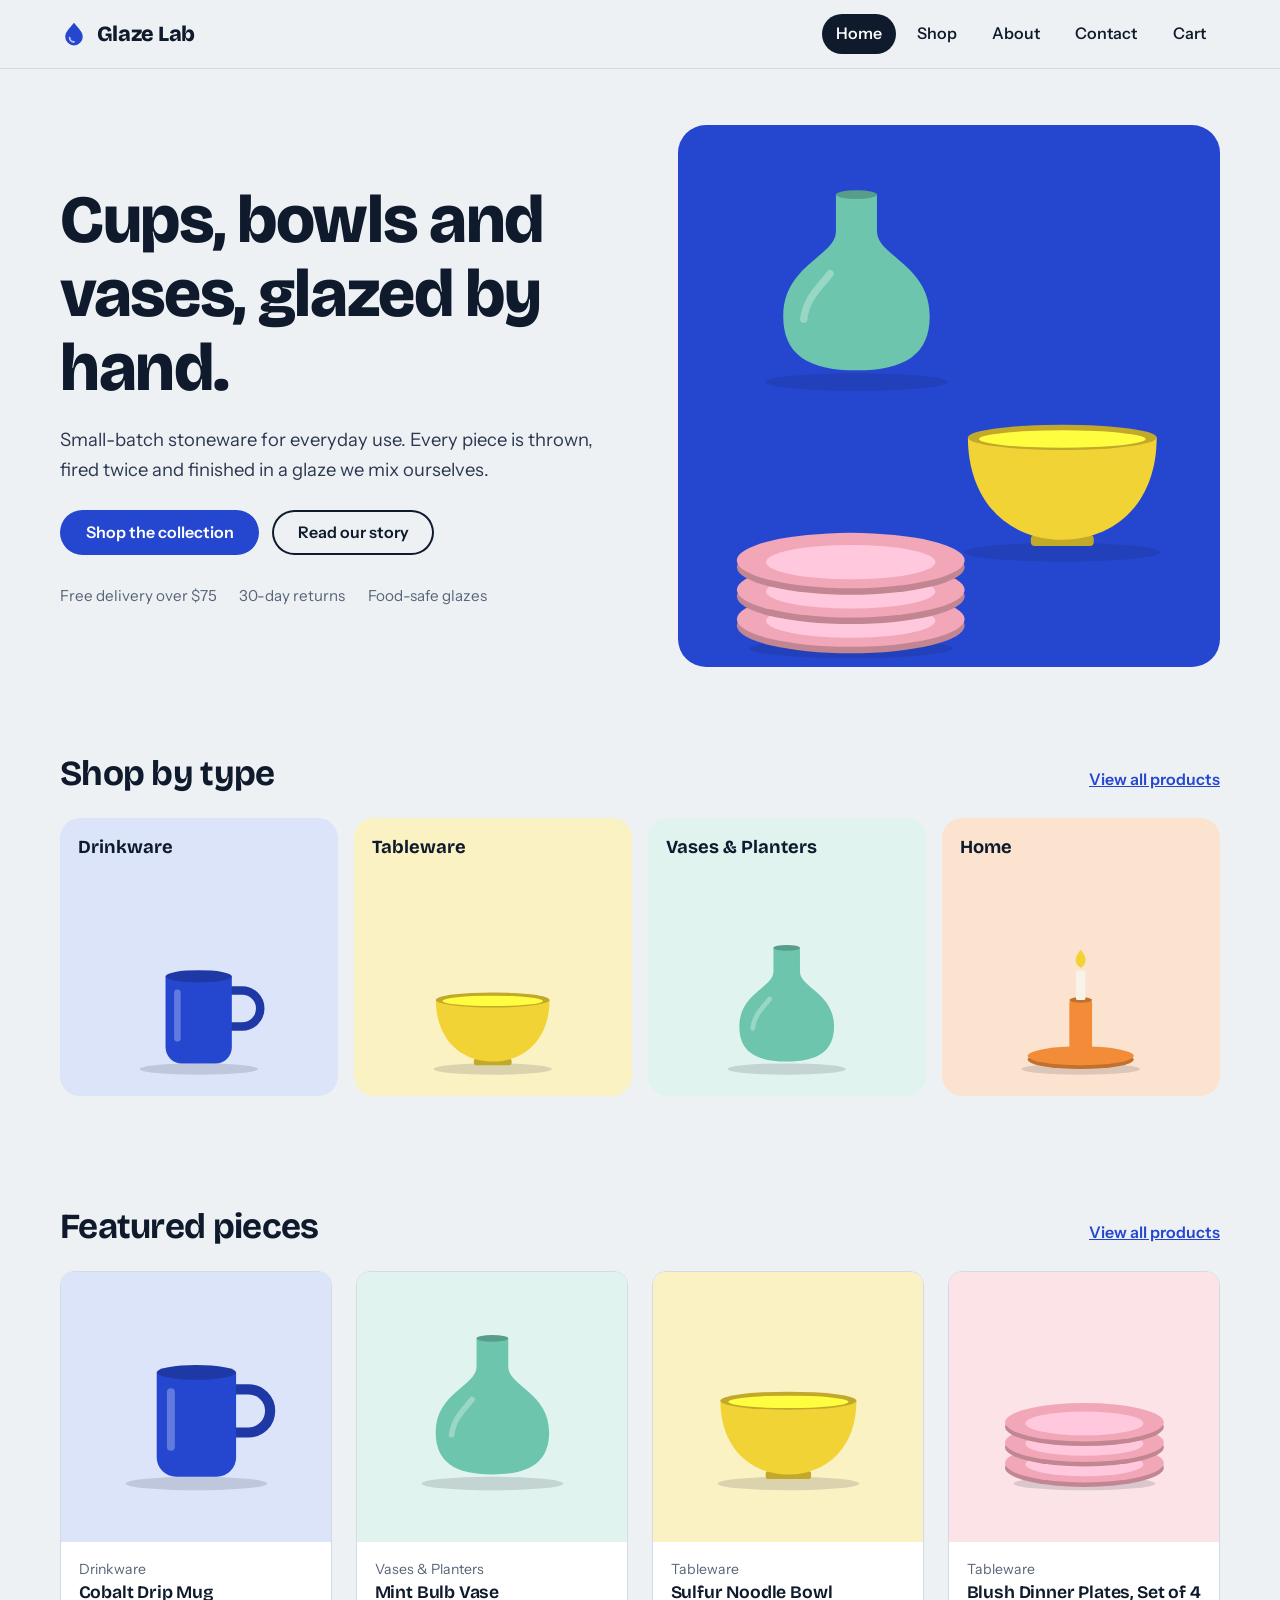
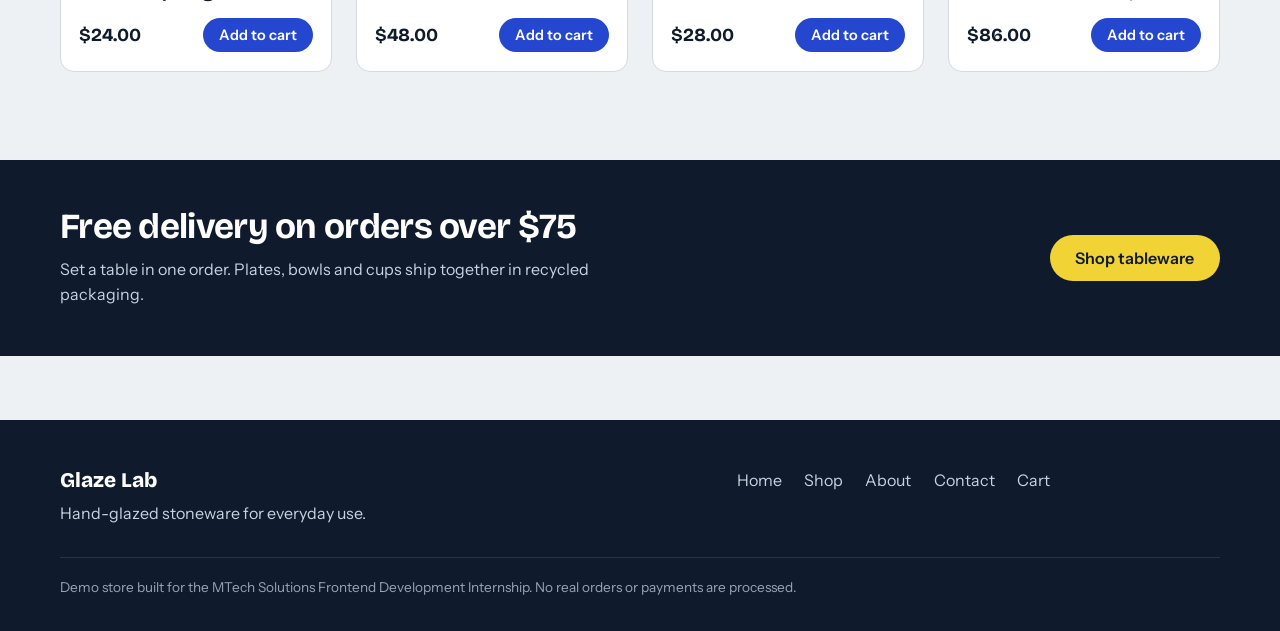
<file: index.html>
<!DOCTYPE html>
<html lang="en">
<head>
<meta charset="utf-8">
<meta name="viewport" content="width=device-width, initial-scale=1">
<title>Glaze Lab | Hand-glazed stoneware</title>
<meta name="description" content="Small-batch mugs, bowls, plates and vases, glazed by hand.">
<link rel="icon" href="data:image/svg+xml,%3Csvg xmlns='http://www.w3.org/2000/svg' viewBox='0 0 32 32'%3E%3Cpath d='M16 3c6 7 10 11 10 16a10 10 0 0 1-20 0c0-5 4-9 10-16z' fill='%232547D0'/%3E%3C/svg%3E">
<link rel="preconnect" href="https://fonts.googleapis.com">
<link rel="preconnect" href="https://fonts.gstatic.com" crossorigin>
<link href="https://fonts.googleapis.com/css2?family=Bricolage+Grotesque:opsz,wght@12..96,600;12..96,700;12..96,800&family=Instrument+Sans:wght@400;500;600;700&display=swap" rel="stylesheet">
<link rel="stylesheet" href="css/styles.css">
</head>
<body>
<a class="skip" href="#main">Skip to content</a>
<div id="site-header"></div>
<main id="main">

<section class="hero wrap">
  <div class="hero-copy">
    <h1>Cups, bowls and vases, glazed by hand.</h1>
    <p class="lead">Small-batch stoneware for everyday use. Every piece is thrown, fired twice and finished in a glaze we mix ourselves.</p>
    <div class="actions"><a class="btn" href="shop.html">Shop the collection</a><a class="btn btn-ghost" href="about.html">Read our story</a></div>
    <ul class="perks"><li>Free delivery over $75</li><li>30-day returns</li><li>Food-safe glazes</li></ul>
  </div>
  <div class="hero-art" id="hero-art" role="img" aria-label="A mint vase, a yellow bowl and a stack of pink plates on a blue background"></div>
</section>
<section class="section wrap"><div class="section-head"><h2>Shop by type</h2><a href="shop.html">View all products</a></div><div class="cat-grid" id="category-grid"></div></section>
<section class="section wrap"><div class="section-head"><h2>Featured pieces</h2><a href="shop.html">View all products</a></div><div class="grid" id="featured-grid"></div></section>
<section class="promo"><div class="wrap promo-inner">
  <div><h2>Free delivery on orders over $75</h2><p>Set a table in one order. Plates, bowls and cups ship together in recycled packaging.</p></div>
  <a class="btn btn-light" href="shop.html?category=Tableware">Shop tableware</a></div></section>

</main>
<div id="site-footer"></div>
<script src="js/data.js"></script>
<script src="js/cart.js"></script>
<script src="js/components.js"></script>
<script src="js/home.js"></script>
</body>
</html>
</file>
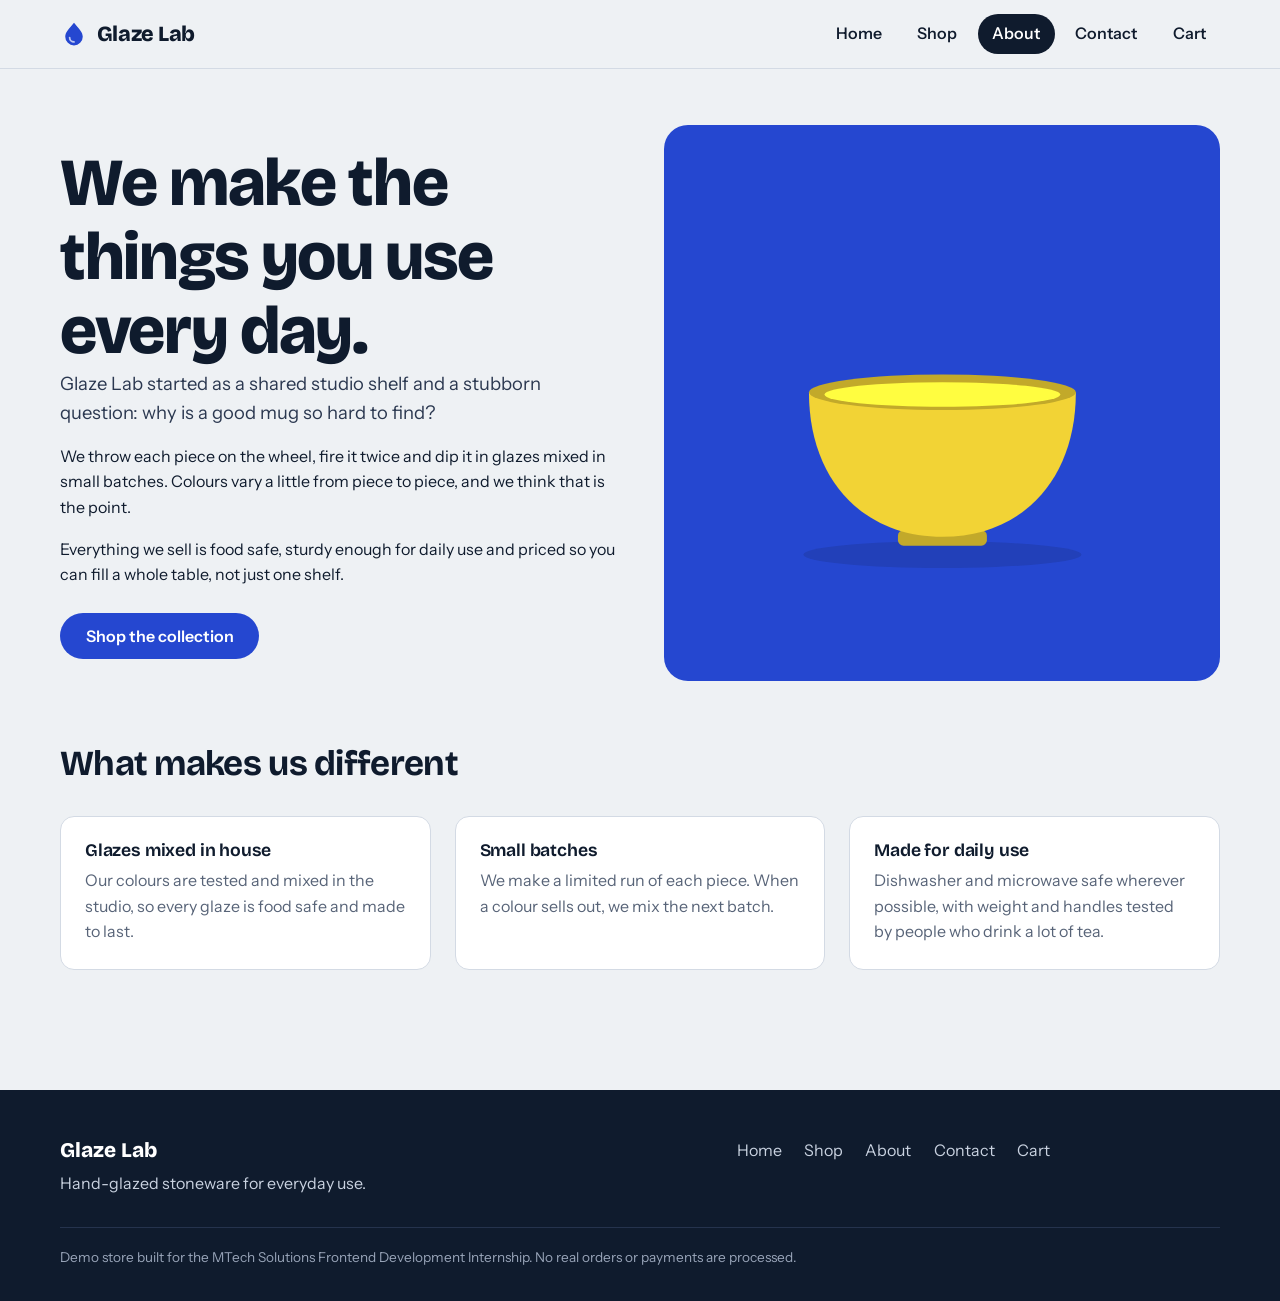
<file: about.html>
<!DOCTYPE html>
<html lang="en">
<head>
<meta charset="utf-8">
<meta name="viewport" content="width=device-width, initial-scale=1">
<title>About | Glaze Lab</title>
<meta name="description" content="The story behind Glaze Lab and how we make our stoneware.">
<link rel="icon" href="data:image/svg+xml,%3Csvg xmlns='http://www.w3.org/2000/svg' viewBox='0 0 32 32'%3E%3Cpath d='M16 3c6 7 10 11 10 16a10 10 0 0 1-20 0c0-5 4-9 10-16z' fill='%232547D0'/%3E%3C/svg%3E">
<link rel="preconnect" href="https://fonts.googleapis.com">
<link rel="preconnect" href="https://fonts.gstatic.com" crossorigin>
<link href="https://fonts.googleapis.com/css2?family=Bricolage+Grotesque:opsz,wght@12..96,600;12..96,700;12..96,800&family=Instrument+Sans:wght@400;500;600;700&display=swap" rel="stylesheet">
<link rel="stylesheet" href="css/styles.css">
</head>
<body>
<a class="skip" href="#main">Skip to content</a>
<div id="site-header"></div>
<main id="main">

<div class="wrap section">
  <div class="story">
    <div><h1>We make the things you use every day.</h1>
      <p class="lead">Glaze Lab started as a shared studio shelf and a stubborn question: why is a good mug so hard to find?</p>
      <p>We throw each piece on the wheel, fire it twice and dip it in glazes mixed in small batches. Colours vary a little from piece to piece, and we think that is the point.</p>
      <p>Everything we sell is food safe, sturdy enough for daily use and priced so you can fill a whole table, not just one shelf.</p>
      <div class="actions"><a class="btn" href="shop.html">Shop the collection</a></div></div>
    <div class="story-art" role="img" aria-label="Illustration of a cobalt mug"><div id="about-art" style="width:100%"></div></div>
  </div>
  <h2 style="margin-top:4rem">What makes us different</h2>
  <div class="about-grid">
    <article><h3>Glazes mixed in house</h3><p>Our colours are tested and mixed in the studio, so every glaze is food safe and made to last.</p></article>
    <article><h3>Small batches</h3><p>We make a limited run of each piece. When a colour sells out, we mix the next batch.</p></article>
    <article><h3>Made for daily use</h3><p>Dishwasher and microwave safe wherever possible, with weight and handles tested by people who drink a lot of tea.</p></article>
  </div>
</div>

</main>
<div id="site-footer"></div>
<script src="js/data.js"></script>
<script src="js/cart.js"></script>
<script src="js/components.js"></script>
<script src="js/about.js"></script>
</body>
</html>
</file>
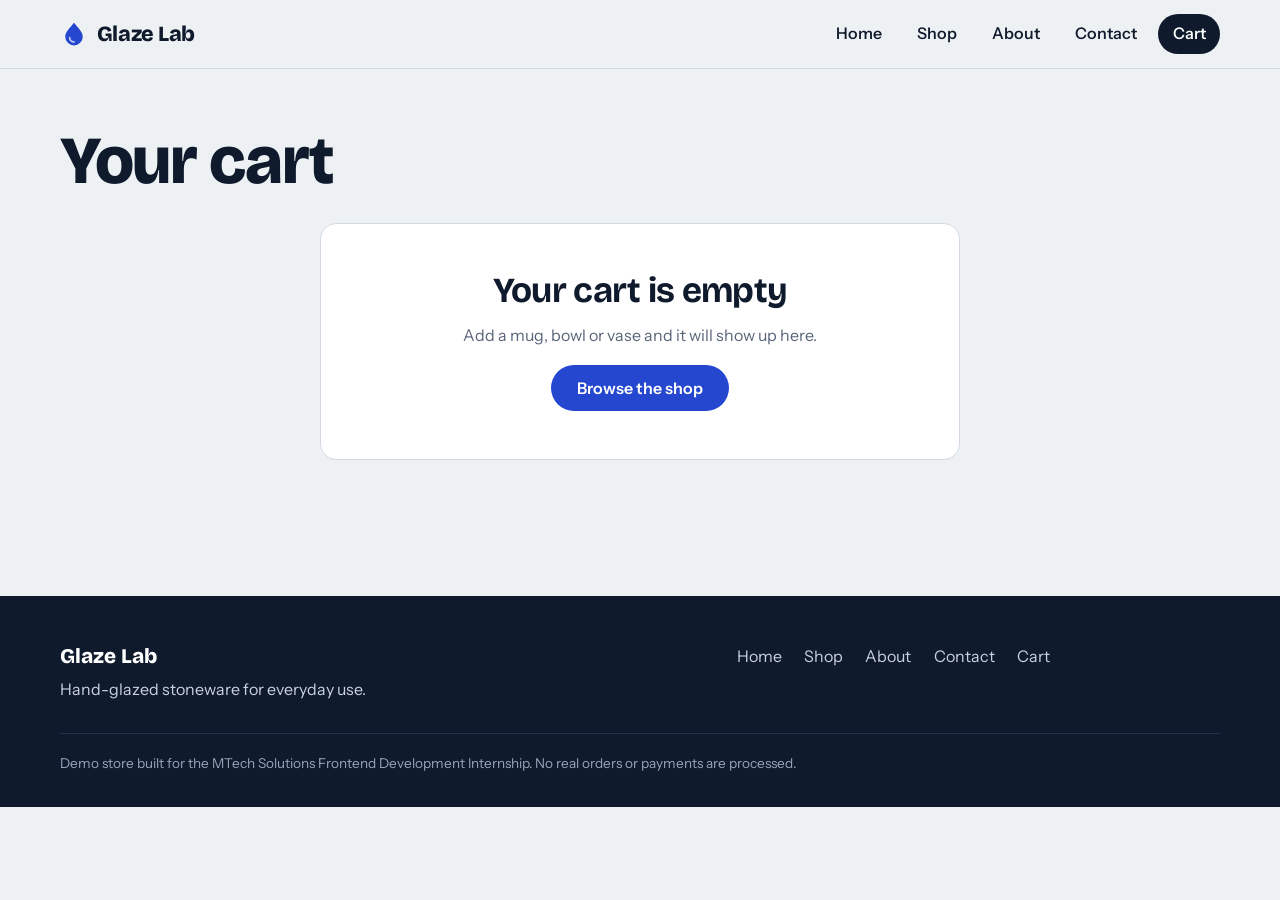
<file: cart.html>
<!DOCTYPE html>
<html lang="en">
<head>
<meta charset="utf-8">
<meta name="viewport" content="width=device-width, initial-scale=1">
<title>Cart | Glaze Lab</title>
<meta name="description" content="Review the items in your Glaze Lab cart.">
<link rel="icon" href="data:image/svg+xml,%3Csvg xmlns='http://www.w3.org/2000/svg' viewBox='0 0 32 32'%3E%3Cpath d='M16 3c6 7 10 11 10 16a10 10 0 0 1-20 0c0-5 4-9 10-16z' fill='%232547D0'/%3E%3C/svg%3E">
<link rel="preconnect" href="https://fonts.googleapis.com">
<link rel="preconnect" href="https://fonts.gstatic.com" crossorigin>
<link href="https://fonts.googleapis.com/css2?family=Bricolage+Grotesque:opsz,wght@12..96,600;12..96,700;12..96,800&family=Instrument+Sans:wght@400;500;600;700&display=swap" rel="stylesheet">
<link rel="stylesheet" href="css/styles.css">
</head>
<body>
<a class="skip" href="#main">Skip to content</a>
<div id="site-header"></div>
<main id="main">
<div class="wrap section"><h1 style="margin-bottom:1.5rem">Your cart</h1><div id="cart-root"></div></div>
</main>
<div id="site-footer"></div>
<script src="js/data.js"></script>
<script src="js/cart.js"></script>
<script src="js/components.js"></script>
<script src="js/cart-page.js"></script>
</body>
</html>
</file>
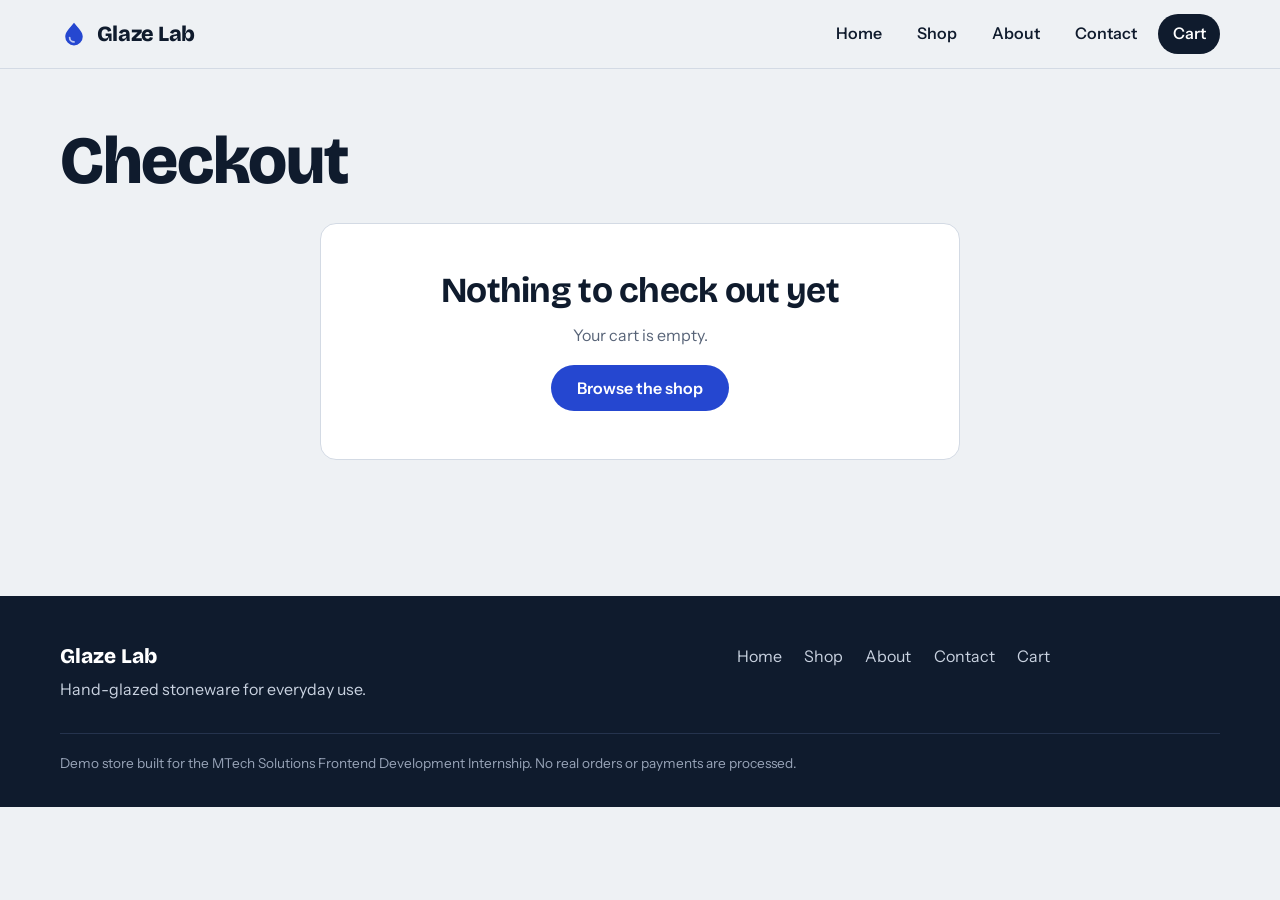
<file: checkout.html>
<!DOCTYPE html>
<html lang="en">
<head>
<meta charset="utf-8">
<meta name="viewport" content="width=device-width, initial-scale=1">
<title>Checkout | Glaze Lab</title>
<meta name="description" content="Enter your details to place a demo order.">
<link rel="icon" href="data:image/svg+xml,%3Csvg xmlns='http://www.w3.org/2000/svg' viewBox='0 0 32 32'%3E%3Cpath d='M16 3c6 7 10 11 10 16a10 10 0 0 1-20 0c0-5 4-9 10-16z' fill='%232547D0'/%3E%3C/svg%3E">
<link rel="preconnect" href="https://fonts.googleapis.com">
<link rel="preconnect" href="https://fonts.gstatic.com" crossorigin>
<link href="https://fonts.googleapis.com/css2?family=Bricolage+Grotesque:opsz,wght@12..96,600;12..96,700;12..96,800&family=Instrument+Sans:wght@400;500;600;700&display=swap" rel="stylesheet">
<link rel="stylesheet" href="css/styles.css">
</head>
<body>
<a class="skip" href="#main">Skip to content</a>
<div id="site-header"></div>
<main id="main">
<div class="wrap section"><h1 style="margin-bottom:1.5rem">Checkout</h1><div id="checkout-root"></div></div>
</main>
<div id="site-footer"></div>
<script src="js/data.js"></script>
<script src="js/cart.js"></script>
<script src="js/components.js"></script>
<script src="js/checkout-page.js"></script>
</body>
</html>
</file>
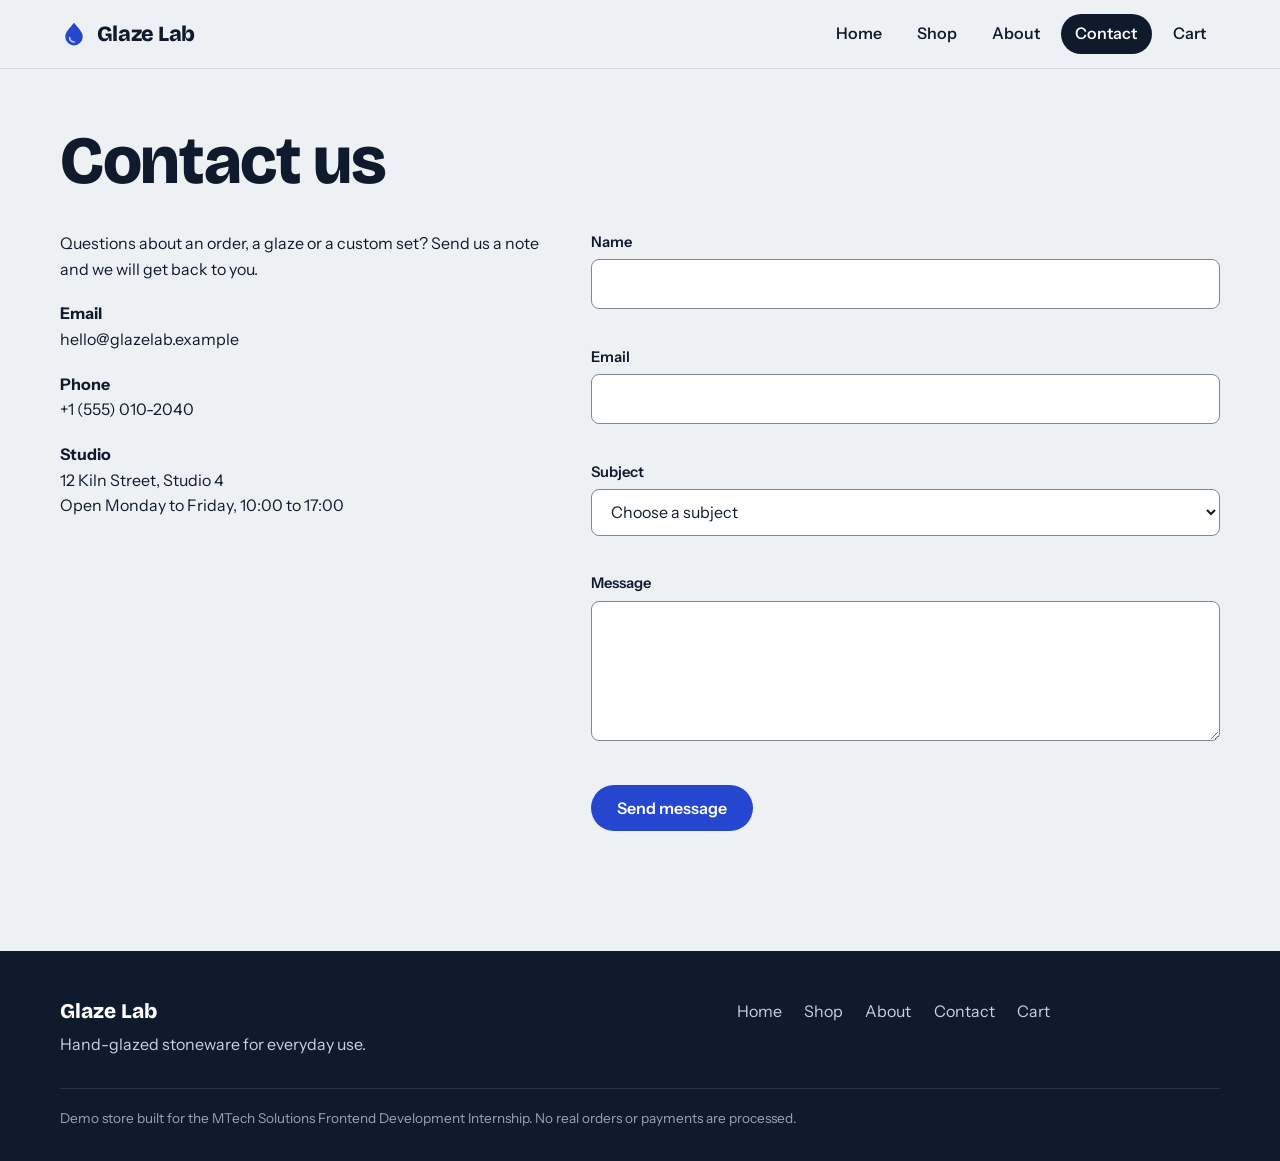
<file: contact.html>
<!DOCTYPE html>
<html lang="en">
<head>
<meta charset="utf-8">
<meta name="viewport" content="width=device-width, initial-scale=1">
<title>Contact | Glaze Lab</title>
<meta name="description" content="Get in touch with the Glaze Lab studio.">
<link rel="icon" href="data:image/svg+xml,%3Csvg xmlns='http://www.w3.org/2000/svg' viewBox='0 0 32 32'%3E%3Cpath d='M16 3c6 7 10 11 10 16a10 10 0 0 1-20 0c0-5 4-9 10-16z' fill='%232547D0'/%3E%3C/svg%3E">
<link rel="preconnect" href="https://fonts.googleapis.com">
<link rel="preconnect" href="https://fonts.gstatic.com" crossorigin>
<link href="https://fonts.googleapis.com/css2?family=Bricolage+Grotesque:opsz,wght@12..96,600;12..96,700;12..96,800&family=Instrument+Sans:wght@400;500;600;700&display=swap" rel="stylesheet">
<link rel="stylesheet" href="css/styles.css">
</head>
<body>
<a class="skip" href="#main">Skip to content</a>
<div id="site-header"></div>
<main id="main">

<div class="wrap section">
  <h1>Contact us</h1>
  <div class="contact-grid" style="margin-top:2rem">
    <div class="info">
      <p>Questions about an order, a glaze or a custom set? Send us a note and we will get back to you.</p>
      <p><strong>Email</strong>hello@glazelab.example</p>
      <p><strong>Phone</strong>+1 (555) 010-2040</p>
      <p><strong>Studio</strong>12 Kiln Street, Studio 4<br>Open Monday to Friday, 10:00 to 17:00</p>
    </div>
    <form id="contact-form" novalidate>
      <div id="contact-ok" class="success" role="status" tabindex="-1" hidden></div>
      <div class="field"><label for="name">Name</label><input id="name" name="name" autocomplete="name" required aria-describedby="name-err"><p class="err" id="name-err"></p></div>
      <div class="field"><label for="email">Email</label><input id="email" name="email" type="email" autocomplete="email" required aria-describedby="email-err"><p class="err" id="email-err"></p></div>
      <div class="field"><label for="subject">Subject</label><select id="subject" name="subject" required aria-describedby="subject-err"><option value="">Choose a subject</option><option>Order question</option><option>Product question</option><option>Custom order</option><option>Something else</option></select><p class="err" id="subject-err"></p></div>
      <div class="field"><label for="message">Message</label><textarea id="message" name="message" required aria-describedby="message-err"></textarea><p class="err" id="message-err"></p></div>
      <button class="btn" type="submit">Send message</button>
    </form>
  </div>
</div>

</main>
<div id="site-footer"></div>
<script src="js/data.js"></script>
<script src="js/cart.js"></script>
<script src="js/components.js"></script>
<script src="js/contact.js"></script>
</body>
</html>
</file>
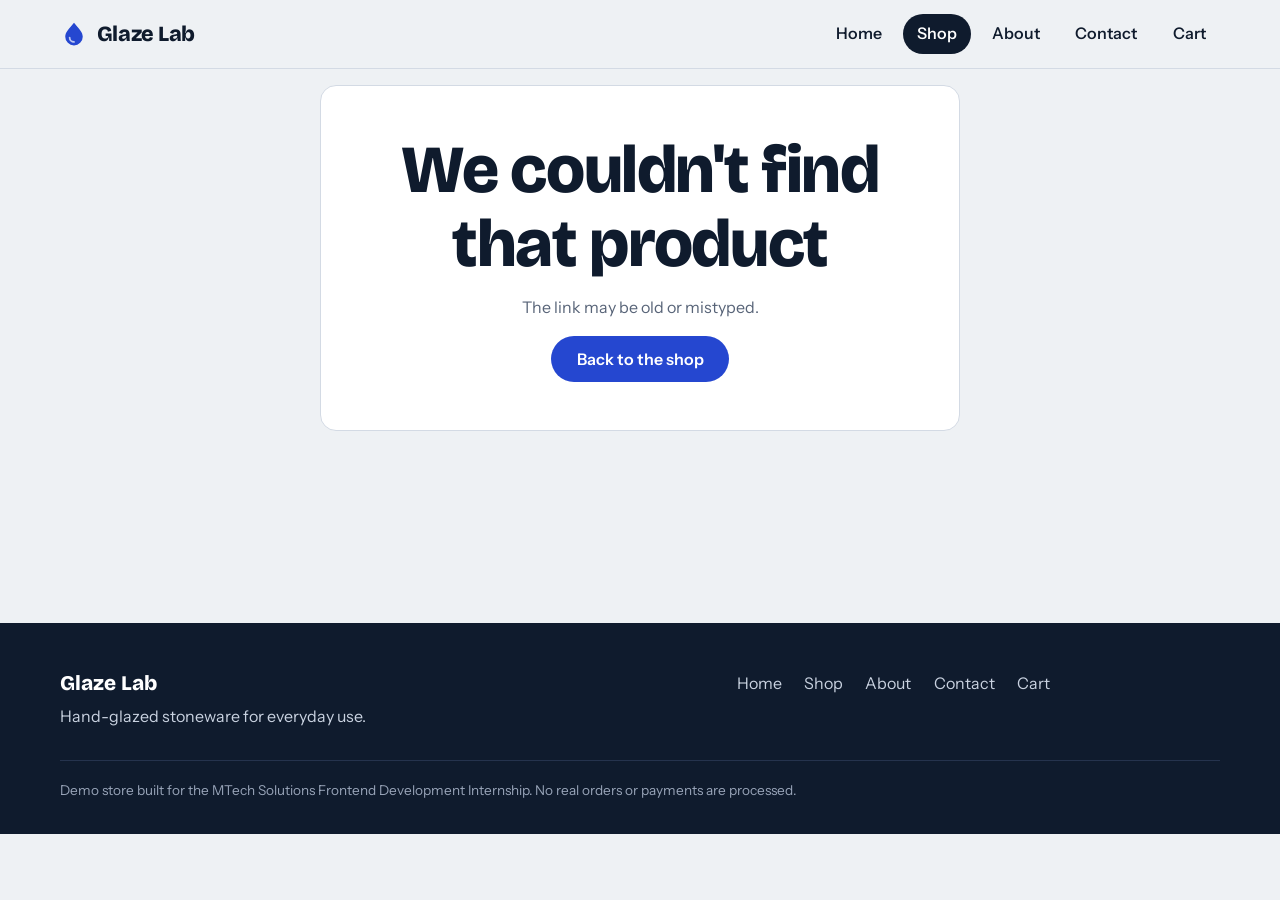
<file: product.html>
<!DOCTYPE html>
<html lang="en">
<head>
<meta charset="utf-8">
<meta name="viewport" content="width=device-width, initial-scale=1">
<title>Product | Glaze Lab</title>
<meta name="description" content="Product details at Glaze Lab.">
<link rel="icon" href="data:image/svg+xml,%3Csvg xmlns='http://www.w3.org/2000/svg' viewBox='0 0 32 32'%3E%3Cpath d='M16 3c6 7 10 11 10 16a10 10 0 0 1-20 0c0-5 4-9 10-16z' fill='%232547D0'/%3E%3C/svg%3E">
<link rel="preconnect" href="https://fonts.googleapis.com">
<link rel="preconnect" href="https://fonts.gstatic.com" crossorigin>
<link href="https://fonts.googleapis.com/css2?family=Bricolage+Grotesque:opsz,wght@12..96,600;12..96,700;12..96,800&family=Instrument+Sans:wght@400;500;600;700&display=swap" rel="stylesheet">
<link rel="stylesheet" href="css/styles.css">
</head>
<body>
<a class="skip" href="#main">Skip to content</a>
<div id="site-header"></div>
<main id="main">
<div class="wrap" id="product-root"></div>
<div class="section"></div>
</main>
<div id="site-footer"></div>
<script src="js/data.js"></script>
<script src="js/cart.js"></script>
<script src="js/components.js"></script>
<script src="js/product.js"></script>
</body>
</html>
</file>
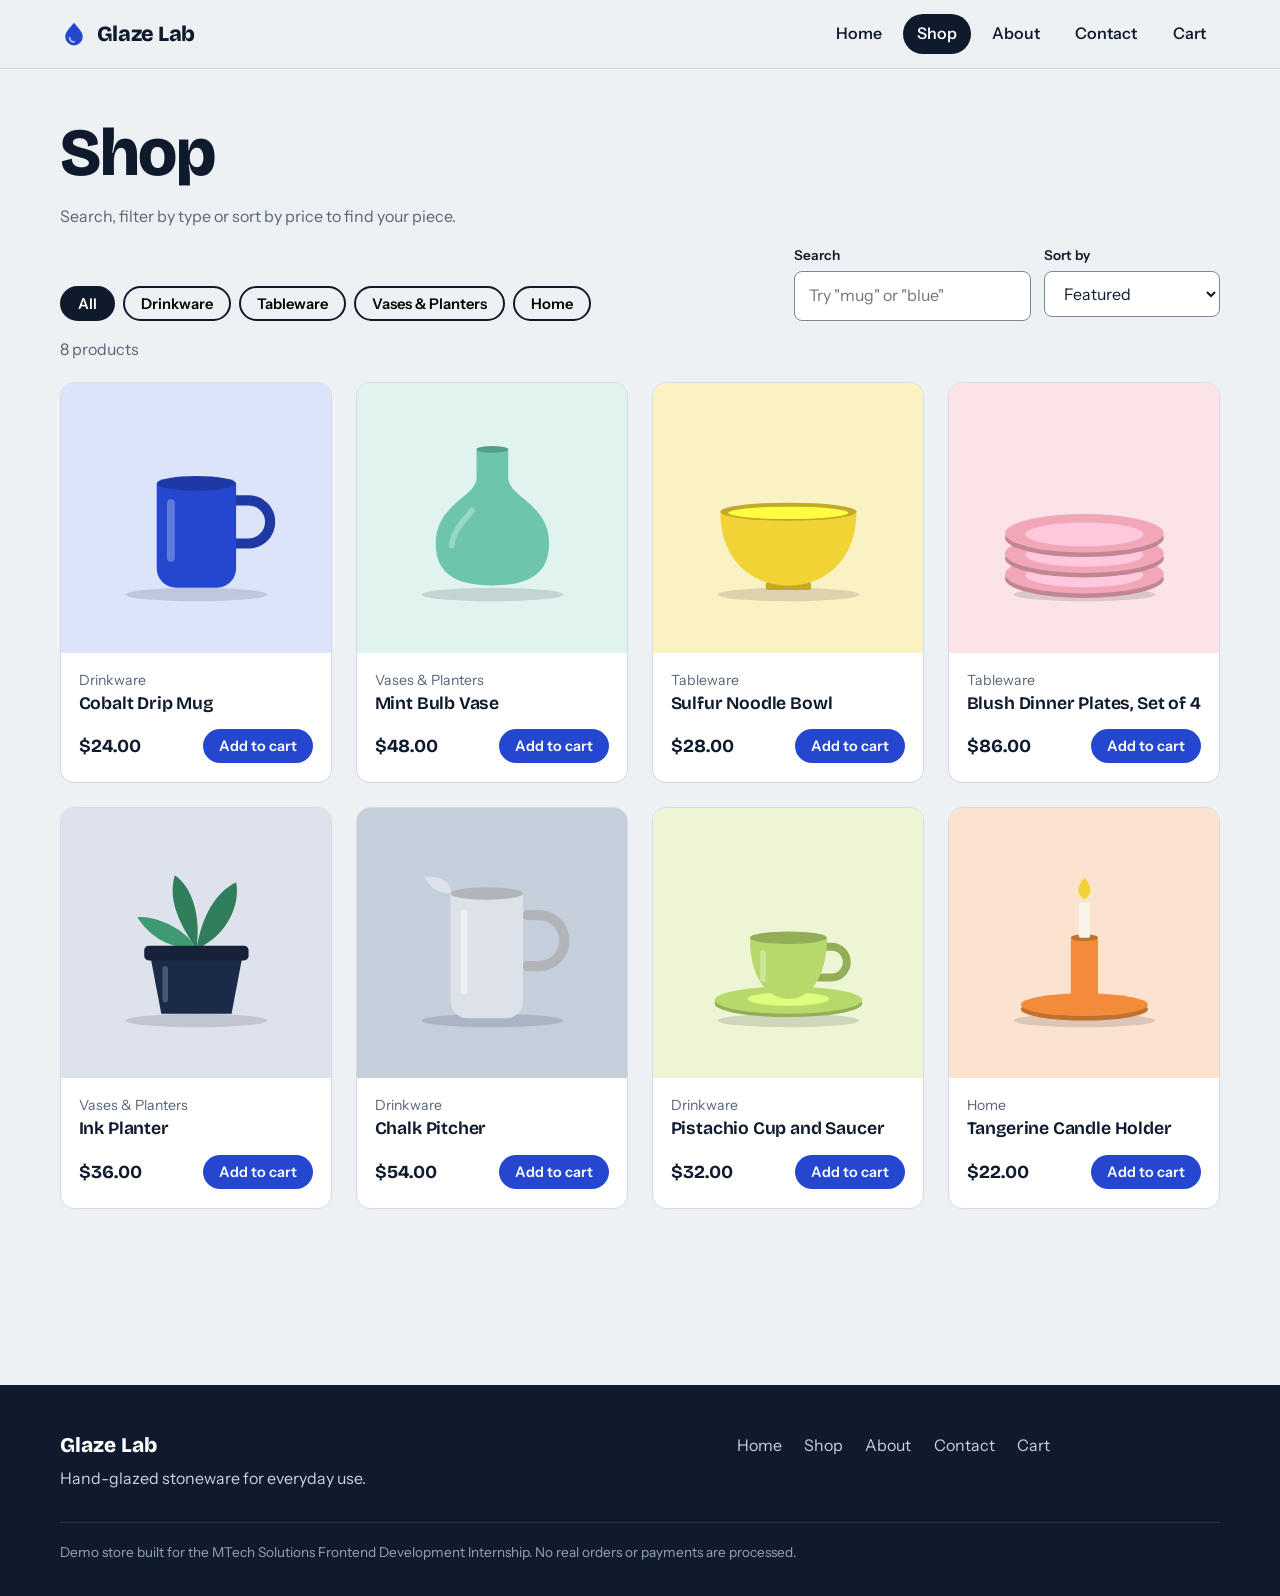
<file: shop.html>
<!DOCTYPE html>
<html lang="en">
<head>
<meta charset="utf-8">
<meta name="viewport" content="width=device-width, initial-scale=1">
<title>Shop | Glaze Lab</title>
<meta name="description" content="Browse all Glaze Lab mugs, bowls, plates, vases and planters.">
<link rel="icon" href="data:image/svg+xml,%3Csvg xmlns='http://www.w3.org/2000/svg' viewBox='0 0 32 32'%3E%3Cpath d='M16 3c6 7 10 11 10 16a10 10 0 0 1-20 0c0-5 4-9 10-16z' fill='%232547D0'/%3E%3C/svg%3E">
<link rel="preconnect" href="https://fonts.googleapis.com">
<link rel="preconnect" href="https://fonts.gstatic.com" crossorigin>
<link href="https://fonts.googleapis.com/css2?family=Bricolage+Grotesque:opsz,wght@12..96,600;12..96,700;12..96,800&family=Instrument+Sans:wght@400;500;600;700&display=swap" rel="stylesheet">
<link rel="stylesheet" href="css/styles.css">
</head>
<body>
<a class="skip" href="#main">Skip to content</a>
<div id="site-header"></div>
<main id="main">

<div class="wrap">
  <div class="page-head"><h1>Shop</h1><p>Search, filter by type or sort by price to find your piece.</p></div>
  <div class="controls">
    <div class="chips" id="chips" role="group" aria-label="Filter by category"></div>
    <div class="tools">
      <div><label for="search">Search</label><input id="search" type="search" placeholder="Try &quot;mug&quot; or &quot;blue&quot;" autocomplete="off"></div>
      <div><label for="sort">Sort by</label><select id="sort"><option value="featured">Featured</option><option value="price-asc">Price, low to high</option><option value="price-desc">Price, high to low</option><option value="name">Name, A to Z</option></select></div>
    </div>
  </div>
  <p class="count" id="count" aria-live="polite"></p>
  <div class="grid" id="shop-grid"></div>
  <div class="empty" id="shop-empty" hidden><h2>No products match</h2><p>Try a different search or clear your filters.</p><button class="btn" type="button" id="reset">Clear filters</button></div>
</div>
<div class="section"></div>

</main>
<div id="site-footer"></div>
<script src="js/data.js"></script>
<script src="js/cart.js"></script>
<script src="js/components.js"></script>
<script src="js/shop.js"></script>
</body>
</html>
</file>
<file: css/styles.css>
:root {
  --bg: #EEF1F4; --paper: #fff; --ink: #0F1B2D; --muted: #586478; --line: #D3DAE4; --field: #7C879A;
  --cobalt: #2547D0; --cobalt-d: #1B37A8; --sun: #F2D335; --danger: #B3261E; --ok: #1E7B55;
  --display: "Bricolage Grotesque", "Trebuchet MS", system-ui, sans-serif;
  --body: "Instrument Sans", system-ui, -apple-system, "Segoe UI", sans-serif;
}
* { box-sizing: border-box; }
html { scroll-behavior: smooth; }
body { margin: 0; background: var(--bg); color: var(--ink); font: 400 1rem/1.6 var(--body); -webkit-font-smoothing: antialiased; }
svg { display: block; max-width: 100%; }
a { color: inherit; }
h1, h2, h3 { font-family: var(--display); line-height: 1.1; letter-spacing: -0.02em; margin: 0; }
h1 { font-size: clamp(2.2rem, 5.5vw, 4.2rem); font-weight: 800; }
h2 { font-size: clamp(1.5rem, 3.2vw, 2.2rem); font-weight: 700; }
h3 { font-size: 1.1rem; font-weight: 650; letter-spacing: -0.01em; }
p { margin: 0 0 1rem; }
[hidden] { display: none !important; }
:focus-visible { outline: 3px solid var(--cobalt); outline-offset: 2px; }
.wrap { width: min(1160px, 100% - 2.5rem); margin-inline: auto; }
.section { padding-block: 3.5rem; }
.muted { color: var(--muted); }
.lead { font-size: 1.15rem; max-width: 52ch; color: #2B3850; }
.skip { position: absolute; left: -999px; top: 0; background: var(--ink); color: #fff; padding: .6rem 1rem; z-index: 100; }
.skip:focus { left: 0; }

/* Header */
.site-header { position: sticky; top: 0; z-index: 20; background: rgba(238, 241, 244, .94); backdrop-filter: blur(8px); border-bottom: 1px solid var(--line); }
.bar { display: flex; align-items: center; justify-content: space-between; gap: 1rem; min-height: 68px; }
.brand { display: flex; align-items: center; gap: .55rem; text-decoration: none; font: 800 1.35rem var(--display); letter-spacing: -0.02em; }
.brand svg { width: 28px; height: 28px; }
.nav { display: flex; align-items: center; gap: .4rem; }
.nav a { text-decoration: none; padding: .45rem .9rem; border-radius: 999px; font-weight: 550; transition: background .15s; }
.nav a:hover { background: #DEE4EC; }
.nav a[aria-current="page"] { background: var(--ink); color: #fff; }
.badge { display: inline-grid; place-items: center; min-width: 1.35rem; height: 1.35rem; padding: 0 .35rem; margin-left: .2rem; border-radius: 999px; background: var(--cobalt); color: #fff; font-size: .78rem; font-weight: 700; }
.menu-btn { display: none; background: none; border: 2px solid var(--ink); border-radius: 999px; padding: .4rem 1rem; font: 600 .95rem var(--body); cursor: pointer; }

/* Buttons */
.btn { display: inline-flex; align-items: center; justify-content: center; gap: .5rem; background: var(--cobalt); color: #fff; border: 0; border-radius: 999px; padding: .8rem 1.6rem; font: 600 1rem var(--body); text-decoration: none; cursor: pointer; transition: background .15s, transform .1s; }
.btn:hover { background: var(--cobalt-d); }
.btn:active { transform: translateY(1px); }
.btn-sm { padding: .5rem 1rem; font-size: .9rem; }
.btn-block { width: 100%; }
.btn-ghost { background: transparent; color: var(--ink); box-shadow: inset 0 0 0 2px var(--ink); }
.btn-ghost:hover { background: var(--ink); color: #fff; }
.btn-light { background: var(--sun); color: var(--ink); }
.btn-light:hover { background: #FFE55C; }
.link-btn { background: none; border: 0; padding: 0; font: 600 .92rem var(--body); color: var(--cobalt); text-decoration: underline; cursor: pointer; }
.link-btn.center { display: block; text-align: center; margin-top: 1rem; }

/* Home */
.hero { display: grid; grid-template-columns: 1.05fr 1fr; gap: 3rem; align-items: center; padding-block: 3.5rem 2rem; }
.hero-copy h1 { margin-bottom: 1.2rem; }
.actions { display: flex; flex-wrap: wrap; gap: .8rem; margin-top: 1.6rem; }
.perks { display: flex; flex-wrap: wrap; gap: .5rem 1.4rem; list-style: none; padding: 0; margin: 1.8rem 0 0; color: var(--muted); font-size: .95rem; }
.hero-art { position: relative; aspect-ratio: 1 / 1; background: var(--cobalt); border-radius: 28px; overflow: hidden; }
.piece { position: absolute; }
.piece-1 { width: 54%; left: 6%; top: 2%; }
.piece-2 { width: 58%; right: 0; top: 30%; }
.piece-3 { width: 60%; left: 2%; bottom: -6%; }
.section-head { display: flex; align-items: baseline; justify-content: space-between; gap: 1rem; margin-bottom: 1.5rem; }
.section-head a { font-weight: 600; color: var(--cobalt); }
.cat-grid { display: grid; grid-template-columns: repeat(4, 1fr); gap: 1rem; }
.cat-tile { display: flex; flex-direction: column; justify-content: space-between; aspect-ratio: 1 / 1; padding: 1.1rem 1.1rem .4rem; border-radius: 20px; text-decoration: none; font: 700 1.15rem var(--display); overflow: hidden; transition: transform .2s; }
.cat-tile:hover { transform: translateY(-3px); }
.cat-tile svg { width: 78%; margin: 0 auto -4%; }
.promo { background: var(--ink); color: #fff; margin-top: 2rem; }
.promo-inner { display: flex; align-items: center; justify-content: space-between; gap: 2rem; padding-block: 3rem; }
.promo p { color: #C9D2E0; margin: .6rem 0 0; max-width: 52ch; }

/* Product grid and cards */
.grid { display: grid; grid-template-columns: repeat(auto-fill, minmax(250px, 1fr)); gap: 1.5rem; }
.card { background: var(--paper); border: 1px solid var(--line); border-radius: 14px; overflow: hidden; display: flex; flex-direction: column; transition: border-color .15s; }
.card:hover { border-color: var(--ink); }
.card-art { display: block; aspect-ratio: 1 / 1; padding: 8%; }
.card-art svg { width: 100%; height: 100%; }
.card-body { padding: 1rem 1.1rem 1.2rem; display: flex; flex-direction: column; flex: 1; }
.card-cat { color: var(--muted); font-size: .88rem; margin: 0 0 .15rem; }
.card h3 a { text-decoration: none; }
.card h3 a:hover { text-decoration: underline; }
.card-foot { display: flex; align-items: center; justify-content: space-between; gap: .6rem; margin-top: auto; padding-top: 1rem; }
.price { font: 700 1.15rem var(--display); }

/* Shop controls */
.page-head { padding-block: 3rem 1rem; }
.page-head p { color: var(--muted); max-width: 52ch; margin: .8rem 0 0; }
.controls { display: flex; flex-wrap: wrap; gap: 1rem; align-items: end; justify-content: space-between; margin-bottom: 1rem; }
.chips { display: flex; flex-wrap: wrap; gap: .5rem; }
.chip { background: transparent; border: 2px solid var(--ink); border-radius: 999px; padding: .4rem 1rem; font: 600 .92rem var(--body); cursor: pointer; transition: background .15s, color .15s; }
.chip:hover { background: #DEE4EC; }
.chip[aria-pressed="true"] { background: var(--ink); color: #fff; }
.tools { display: flex; flex-wrap: wrap; gap: .8rem; }
.tools label { display: block; font-size: .85rem; font-weight: 600; margin-bottom: .25rem; }
.tools input, .tools select, .field input, .field select, .field textarea { width: 100%; padding: .7rem .9rem; border: 1.5px solid var(--field); border-radius: 8px; background: #fff; font: inherit; color: inherit; }
.tools input { min-width: 220px; }
.count { color: var(--muted); margin-bottom: 1.2rem; }

/* Product details */
.crumbs { padding-block: 1.5rem 1rem; color: var(--muted); font-size: .92rem; }
.pd { display: grid; grid-template-columns: 1fr 1fr; gap: 3rem; align-items: start; }
.pd-art { aspect-ratio: 1 / 1; border-radius: 22px; padding: 8%; }
.pd-art svg { width: 100%; height: 100%; }
.pd-info h1 { font-size: clamp(2rem, 4vw, 3rem); margin: .2rem 0 .6rem; }
.pd-price { font: 700 1.7rem var(--display); margin-bottom: 1rem; }
.buy { display: flex; flex-wrap: wrap; gap: 1rem; align-items: center; margin: 1.6rem 0; }
.qty { display: inline-flex; align-items: center; border: 2px solid var(--ink); border-radius: 999px; }
.qty button { width: 2.6rem; height: 2.6rem; background: none; border: 0; border-radius: 999px; font-size: 1.25rem; cursor: pointer; color: var(--ink); }
.qty button:hover:not(:disabled) { background: #DEE4EC; }
.qty button:disabled { opacity: .35; cursor: not-allowed; }
.qty input { width: 3rem; border: 0; background: none; text-align: center; font: 600 1rem var(--body); color: inherit; -moz-appearance: textfield; }
.qty input::-webkit-inner-spin-button { appearance: none; }
.qty-n { min-width: 2rem; text-align: center; font-weight: 600; }
.specs { margin: 0; border-top: 1px solid var(--line); }
.specs div { display: flex; justify-content: space-between; gap: 1rem; padding: .8rem 0; border-bottom: 1px solid var(--line); }
.specs dt { color: var(--muted); }
.specs dd { margin: 0; text-align: right; }
.related { padding-block: 4rem 1rem; }
.related h2 { margin-bottom: 1.5rem; }

/* Cart and checkout */
.cart-layout { display: grid; grid-template-columns: 1fr 340px; gap: 2.5rem; align-items: start; }
.cart-list { list-style: none; margin: 0; padding: 0; border-top: 1px solid var(--line); }
.row { display: grid; grid-template-columns: 96px 1fr auto 90px; gap: 1.2rem; align-items: center; padding: 1.2rem 0; border-bottom: 1px solid var(--line); }
.thumb { display: block; border-radius: 12px; padding: 6px; aspect-ratio: 1 / 1; }
.row-name { font-size: 1.1rem; margin-bottom: .1rem; }
.row-name a { text-decoration: none; }
.row-main p { margin: 0 0 .4rem; font-size: .92rem; }
.line { margin: 0; text-align: right; font: 700 1.1rem var(--display); }
.summary { background: var(--paper); border: 1px solid var(--line); border-radius: 16px; padding: 1.5rem; position: sticky; top: 90px; }
.summary h2 { font-size: 1.3rem; margin-bottom: 1rem; }
.summary dl { margin: 0 0 1rem; }
.summary dl div { display: flex; justify-content: space-between; padding: .35rem 0; }
.summary dd { margin: 0; }
.summary .total { border-top: 1px solid var(--line); margin-top: .5rem; padding-top: .8rem; font: 700 1.2rem var(--display); }
.hint { font-size: .9rem; color: var(--muted); }
.hint.ok { color: var(--ok); }
.mini { list-style: none; margin: 0 0 1rem; padding: 0; font-size: .95rem; }
.mini li { display: flex; justify-content: space-between; gap: 1rem; padding: .3rem 0; }
.empty, .done { background: var(--paper); border: 1px solid var(--line); border-radius: 16px; padding: 3rem 1.5rem; text-align: center; max-width: 640px; margin: 1rem auto; }
.empty p, .done p { color: var(--muted); }
.empty h1, .empty h2, .done h2 { margin-bottom: .8rem; }
.done strong { color: var(--ink); }

/* Forms */
fieldset { border: 1px solid var(--line); border-radius: 14px; padding: 1.2rem 1.3rem .4rem; margin: 0 0 1.4rem; background: var(--paper); }
legend { font: 700 1.05rem var(--display); padding: 0 .4rem; }
.field { margin-bottom: .9rem; }
.field label { display: block; font-weight: 600; font-size: .92rem; margin-bottom: .3rem; }
.field textarea { min-height: 140px; resize: vertical; }
.field [aria-invalid="true"] { border-color: var(--danger); border-width: 2px; }
.err { color: var(--danger); font-size: .88rem; min-height: 1.3em; margin: .25rem 0 0; }
.two { display: grid; grid-template-columns: 1fr 1fr; gap: 1rem; }
.radio { display: flex; align-items: center; gap: .6rem; padding: .4rem 0 .8rem; }
.radio input { width: 1.1rem; height: 1.1rem; accent-color: var(--cobalt); }
.notice { background: #E7ECFB; border-left: 4px solid var(--cobalt); padding: .8rem 1rem; border-radius: 6px; margin-bottom: 1.4rem; }
.success { background: #E3F4EC; border-left: 4px solid var(--ok); padding: 1rem 1.2rem; border-radius: 6px; margin-bottom: 1.2rem; }

/* About and contact */
.about-grid { display: grid; grid-template-columns: repeat(3, 1fr); gap: 1.5rem; margin-top: 2rem; }
.about-grid article { background: var(--paper); border: 1px solid var(--line); border-radius: 14px; padding: 1.5rem; }
.about-grid h3 { margin-bottom: .5rem; }
.about-grid p { color: var(--muted); margin: 0; }
.story { display: grid; grid-template-columns: 1fr 1fr; gap: 3rem; align-items: center; }
.story-art { background: var(--cobalt); border-radius: 24px; aspect-ratio: 1 / 1; display: grid; place-items: center; padding: 10%; }
.story p { max-width: 56ch; }
.contact-grid { display: grid; grid-template-columns: 1fr 1.3fr; gap: 3rem; align-items: start; }
.info p { margin-bottom: 1.2rem; }
.info strong { display: block; }

/* Footer and toast */
.site-footer { background: var(--ink); color: #C9D2E0; margin-top: 4rem; padding-block: 3rem 2rem; }
.foot { display: grid; grid-template-columns: 1.3fr 1fr; gap: 1.5rem 3rem; }
.foot-brand { font: 800 1.3rem var(--display); color: #fff; }
.foot p { margin: .4rem 0 0; }
.foot nav { display: flex; flex-wrap: wrap; gap: .4rem 1.4rem; align-content: start; }
.foot nav a { text-decoration: none; }
.foot nav a:hover { text-decoration: underline; }
.fine { grid-column: 1 / -1; font-size: .85rem; color: #98A4B8; border-top: 1px solid #25334D; padding-top: 1.2rem; }
.toast { position: fixed; left: 50%; bottom: 1.5rem; transform: translate(-50%, 120%); background: var(--ink); color: #fff; padding: .75rem 1.3rem; border-radius: 999px; font-weight: 550; z-index: 50; opacity: 0; transition: transform .25s, opacity .25s; max-width: calc(100% - 2rem); text-align: center; }
.toast.show { transform: translate(-50%, 0); opacity: 1; }

/* Responsive */
@media (max-width: 900px) {
  .hero, .pd, .story, .contact-grid, .cart-layout { grid-template-columns: 1fr; gap: 2rem; }
  .hero-art { max-width: 520px; }
  .cat-grid { grid-template-columns: repeat(2, 1fr); }
  .about-grid { grid-template-columns: 1fr; }
  .summary { position: static; }
  .promo-inner { flex-direction: column; align-items: flex-start; }
}
@media (max-width: 760px) {
  .menu-btn { display: inline-block; }
  .nav { display: none; position: absolute; left: 0; right: 0; top: 100%; flex-direction: column; align-items: stretch; background: var(--bg); border-bottom: 1px solid var(--line); padding: .6rem 1.25rem 1rem; }
  .nav.open { display: flex; }
  .nav a { padding: .8rem 1rem; }
  .row { grid-template-columns: 76px 1fr; }
  .row .qty { grid-column: 2; justify-self: start; }
  .row .line { grid-column: 2; text-align: left; }
  .two { grid-template-columns: 1fr; gap: 0; }
  .foot { grid-template-columns: 1fr; }
  .tools input { min-width: 0; width: 100%; }
  .tools > div { flex: 1 1 100%; }
}
@media (prefers-reduced-motion: reduce) {
  html { scroll-behavior: auto; }
  *, *::before, *::after { transition: none !important; }
}
</file>
